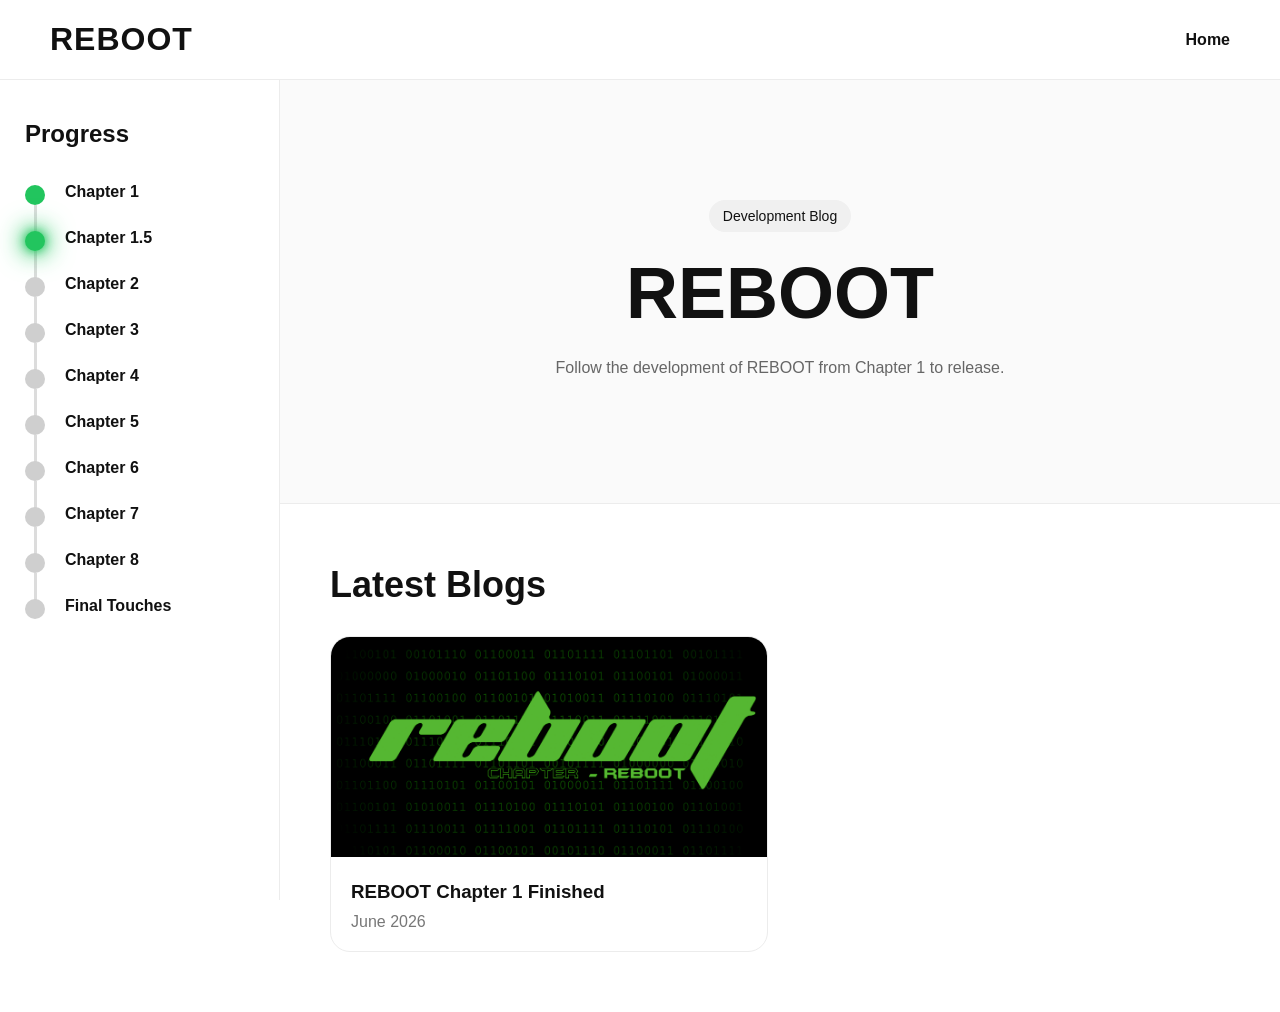
<file: index.html>
<!DOCTYPE html>
<html lang="en">
<head>
    <meta charset="UTF-8">
    <meta name="viewport" content="width=device-width, initial-scale=1.0">
    <title>REBOOT Development Blog</title>

    <link rel="stylesheet" href="assets/style.css">
</head>
<body>

<header class="navbar">
    <div class="logo">REBOOT</div>

    <nav>
        <a href="#">Home</a>
    </nav>
</header>

<div class="page-layout">

    <aside class="progress-sidebar">

        <h2>Progress</h2>

        <div class="progress-node complete">
            <div class="circle"></div>
            <span>Chapter 1</span>
        </div>

        <div class="progress-node current">
            <div class="circle"></div>
            <span>Chapter 1.5</span>
        </div>

        <div class="progress-node"><div class="circle"></div><span>Chapter 2</span></div>
        <div class="progress-node"><div class="circle"></div><span>Chapter 3</span></div>
        <div class="progress-node"><div class="circle"></div><span>Chapter 4</span></div>
        <div class="progress-node"><div class="circle"></div><span>Chapter 5</span></div>
        <div class="progress-node"><div class="circle"></div><span>Chapter 6</span></div>
        <div class="progress-node"><div class="circle"></div><span>Chapter 7</span></div>
        <div class="progress-node"><div class="circle"></div><span>Chapter 8</span></div>
        <div class="progress-node"><div class="circle"></div><span>Final Touches</span></div>

    </aside>

    <main class="content-area">

        <section class="hero">

            <span class="tag">
                Development Blog
            </span>

            <h1>REBOOT</h1>

            <p>
                Follow the development of REBOOT
                from Chapter 1 to release.
            </p>

        </section>

        <section class="section">

            <h2>Latest Blogs</h2>

            <div id="blog-list" class="blog-grid"></div>

        </section>

    </main>

</div>

<script src="assets/script.js"></script>

</body>
</html>
</file>
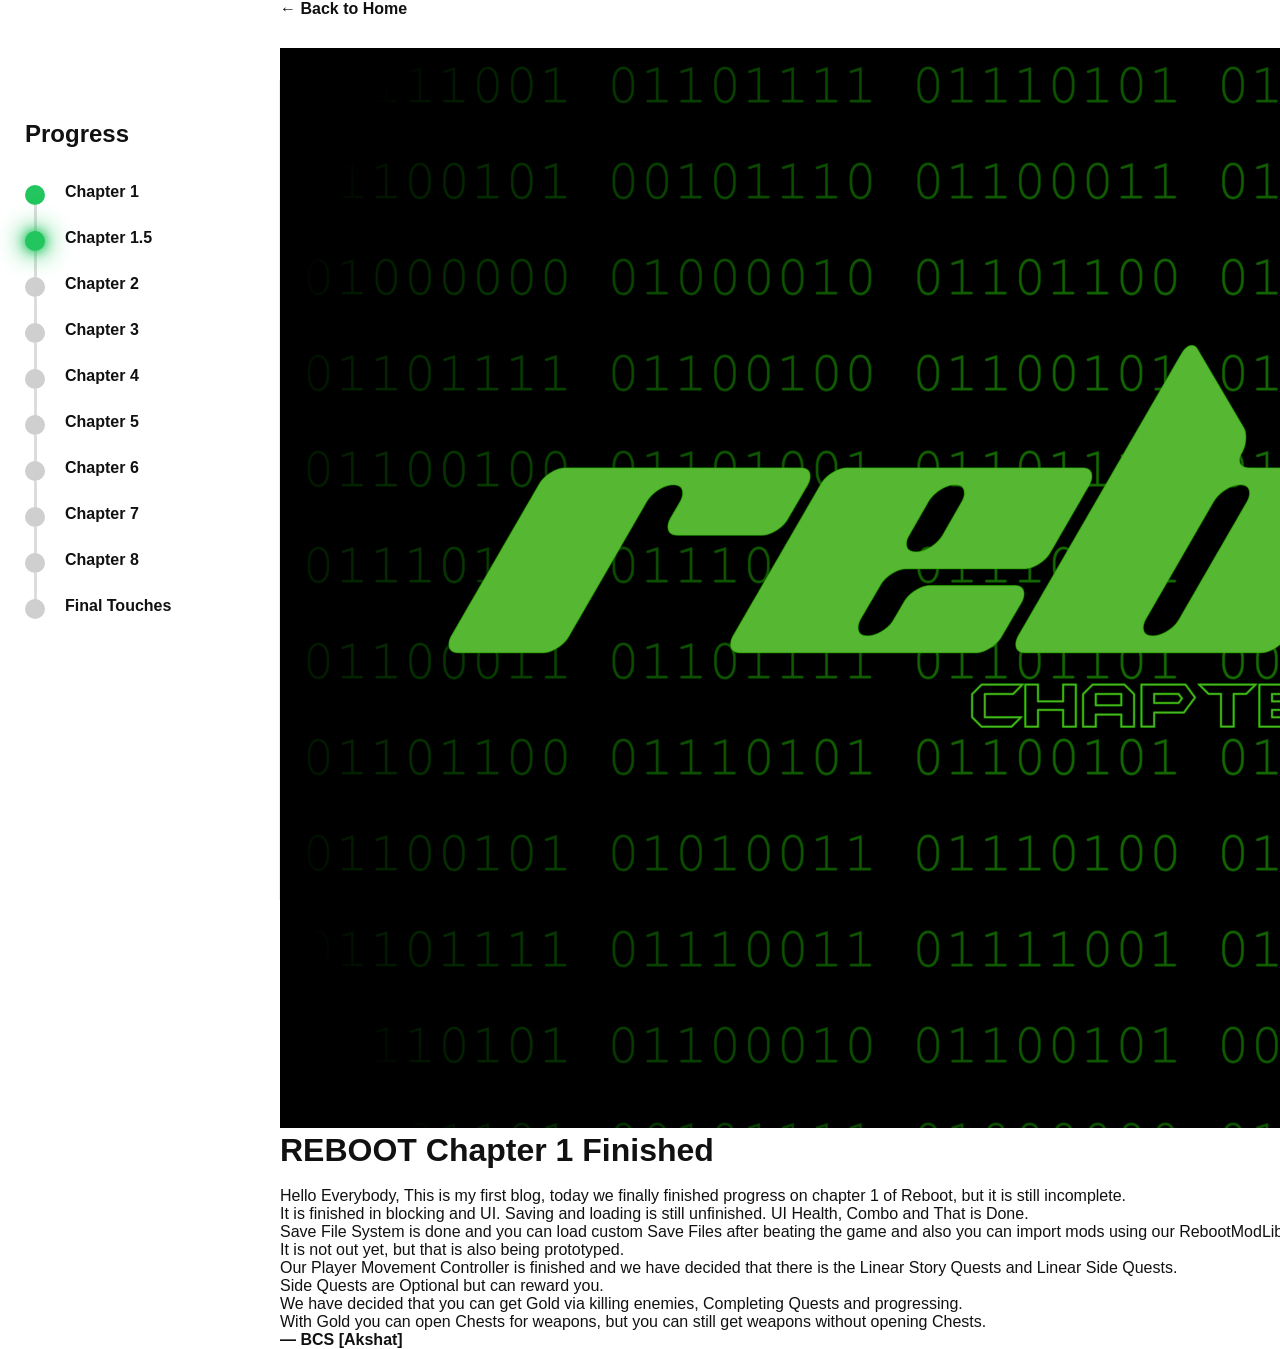
<file: blog/chapter1/index.html>
<!DOCTYPE html>
<html lang="en">
<head>
    <meta charset="UTF-8">
    <meta name="viewport" content="width=device-width, initial-scale=1.0">
    <title>REBOOT Chapter 1 Finished</title>

    <link rel="stylesheet" href="../../assets/style.css">
</head>
<body>

<div class="page-layout">

    <aside class="progress-sidebar">

        <h2>Progress</h2>

        <div class="progress-node complete">
            <div class="circle"></div>
            <span>Chapter 1</span>
        </div>

        <div class="progress-node current">
            <div class="circle"></div>
            <span>Chapter 1.5</span>
        </div>

        <div class="progress-node"><div class="circle"></div><span>Chapter 2</span></div>
        <div class="progress-node"><div class="circle"></div><span>Chapter 3</span></div>
        <div class="progress-node"><div class="circle"></div><span>Chapter 4</span></div>
        <div class="progress-node"><div class="circle"></div><span>Chapter 5</span></div>
        <div class="progress-node"><div class="circle"></div><span>Chapter 6</span></div>
        <div class="progress-node"><div class="circle"></div><span>Chapter 7</span></div>
        <div class="progress-node"><div class="circle"></div><span>Chapter 8</span></div>
        <div class="progress-node"><div class="circle"></div><span>Final Touches</span></div>

    </aside>

    <main class="content-area">

        <a class="back" href="../../">
            ← Back to Home
        </a>

        <img src="../../assets/chapter1.png">

        <h1>REBOOT Chapter 1 Finished</h1>

        <br>

        <p>Hello Everybody, This is my first blog, today we finally finished progress on chapter 1 of Reboot, but it is still incomplete.</p>

        <p>It is finished in blocking and UI. Saving and loading is still unfinished. UI Health, Combo and That is Done.</p>

        <p>Save File System is done and you can load custom Save Files after beating the game and also you can import mods using our RebootModLibrary App.</p>

        <p>It is not out yet, but that is also being prototyped.</p>

        <p>Our Player Movement Controller is finished and we have decided that there is the Linear Story Quests and Linear Side Quests.</p>

        <p>Side Quests are Optional but can reward you.</p>

        <p>We have decided that you can get Gold via killing enemies, Completing Quests and progressing.</p>

        <p>With Gold you can open Chests for weapons, but you can still get weapons without opening Chests.</p>

        <p><strong>— BCS [Akshat]</strong></p>

    </main>

</div>

</body>
</html>
</file>
<file: assets/style.css>
/* RESET */

*{
    margin:0;
    padding:0;
    box-sizing:border-box;
}

html{
    scroll-behavior:smooth;
}

body{
    font-family:Segoe UI,Arial,sans-serif;
    background:#ffffff;
    color:#111111;
}

/* NAVBAR */

.navbar{
    height:80px;

    display:flex;
    justify-content:space-between;
    align-items:center;

    padding:0 50px;

    border-bottom:1px solid #ececec;

    background:white;

    position:sticky;
    top:0;

    z-index:1000;
}

.logo{
    font-size:32px;
    font-weight:800;
    letter-spacing:1px;
}

nav{
    display:flex;
    gap:25px;
}

nav a{
    text-decoration:none;
    color:#111;
    font-weight:600;
}

nav a:hover{
    opacity:.7;
}

/* MAIN LAYOUT */

.page-layout{
    display:flex;
}

/* LEFT SIDEBAR */

.progress-sidebar{
    width:280px;
    min-width:280px;

    padding:40px 25px;

    border-right:1px solid #ececec;

    position:sticky;
    top:80px;

    height:calc(100vh - 80px);

    overflow-y:auto;

    background:white;
}

.progress-sidebar h2{
    margin-bottom:35px;
    font-size:24px;
}

/* PROGRESS BAR */

.progress-node{
    position:relative;

    padding-left:40px;

    margin-bottom:28px;

    font-weight:600;
}

.progress-node::before{
    content:"";

    position:absolute;

    left:9px;
    top:22px;

    width:3px;
    height:42px;

    background:#dcdcdc;
}

.progress-node:last-child::before{
    display:none;
}

.circle{
    position:absolute;

    left:0;
    top:2px;

    width:20px;
    height:20px;

    border-radius:50%;

    background:#cfcfcf;
}

.complete .circle{
    background:#22c55e;
}

.current .circle{
    background:#22c55e;

    box-shadow:
        0 0 10px #22c55e,
        0 0 20px #22c55e,
        0 0 30px #22c55e;
}

/* CONTENT */

.content-area{
    flex:1;
}

/* HERO */

.hero{
    padding:120px 50px;

    text-align:center;

    background:#fafafa;

    border-bottom:1px solid #ececec;
}

.tag{
    display:inline-block;

    padding:8px 14px;

    border-radius:999px;

    background:#f0f0f0;

    font-size:14px;
}

.hero h1{
    font-size:72px;

    margin-top:20px;
    margin-bottom:20px;
}

.hero p{
    max-width:700px;

    margin:auto;

    line-height:1.8;

    color:#666;
}

.button{
    display:inline-block;

    margin-top:30px;

    padding:14px 22px;

    background:#111;

    color:white;

    text-decoration:none;

    border-radius:12px;
}

.button:hover{
    opacity:.85;
}

/* SECTION */

.section{
    padding:60px 50px;
}

.section h2{
    font-size:36px;
    margin-bottom:30px;
}

/* BLOG GRID */

.blog-grid{
    display:grid;

    grid-template-columns:
        repeat(auto-fill,minmax(350px,1fr));

    gap:25px;
}

/* BLOG CARD */

.blog-card{
    text-decoration:none;

    color:inherit;

    background:white;

    border:1px solid #ececec;

    border-radius:20px;

    overflow:hidden;

    transition:.2s ease;
}

.blog-card:hover{
    transform:translateY(-6px);

    box-shadow:
        0 10px 30px rgba(0,0,0,.08);
}

.blog-card img{
    width:100%;
    height:220px;

    object-fit:cover;
}

.blog-info{
    padding:20px;
}

.blog-info h3{
    margin-bottom:10px;
}

.blog-info p{
    color:#777;
}

/* ARTICLE PAGE */

.article{
    max-width:950px;

    margin:auto;

    padding:50px;
}

.article img{
    width:100%;

    border-radius:20px;

    margin-bottom:30px;
}

.article h1{
    font-size:52px;

    margin-bottom:25px;
}

.article p{
    line-height:1.9;

    margin-bottom:20px;

    color:#333;
}

.back{
    display:inline-block;

    margin-bottom:30px;

    text-decoration:none;

    color:#111;

    font-weight:600;
}

/* IMAGE HERO */

.article-hero{
    width:100%;
}

.article-hero img{
    width:100%;
    height:500px;

    object-fit:cover;
}

/* SCROLLBAR */

::-webkit-scrollbar{
    width:10px;
}

::-webkit-scrollbar-thumb{
    background:#d4d4d4;
    border-radius:999px;
}

/* MOBILE */

@media(max-width:1000px){

    .page-layout{
        flex-direction:column;
    }

    .progress-sidebar{

        width:100%;
        min-width:100%;

        position:relative;

        top:0;

        height:auto;

        border-right:none;
        border-bottom:1px solid #ececec;
    }

    .hero h1{
        font-size:48px;
    }

    .navbar{
        padding:0 20px;
    }

    .section{
        padding:40px 20px;
    }

    .hero{
        padding:80px 20px;
    }

    .article{
        padding:25px;
    }

}
</file>
